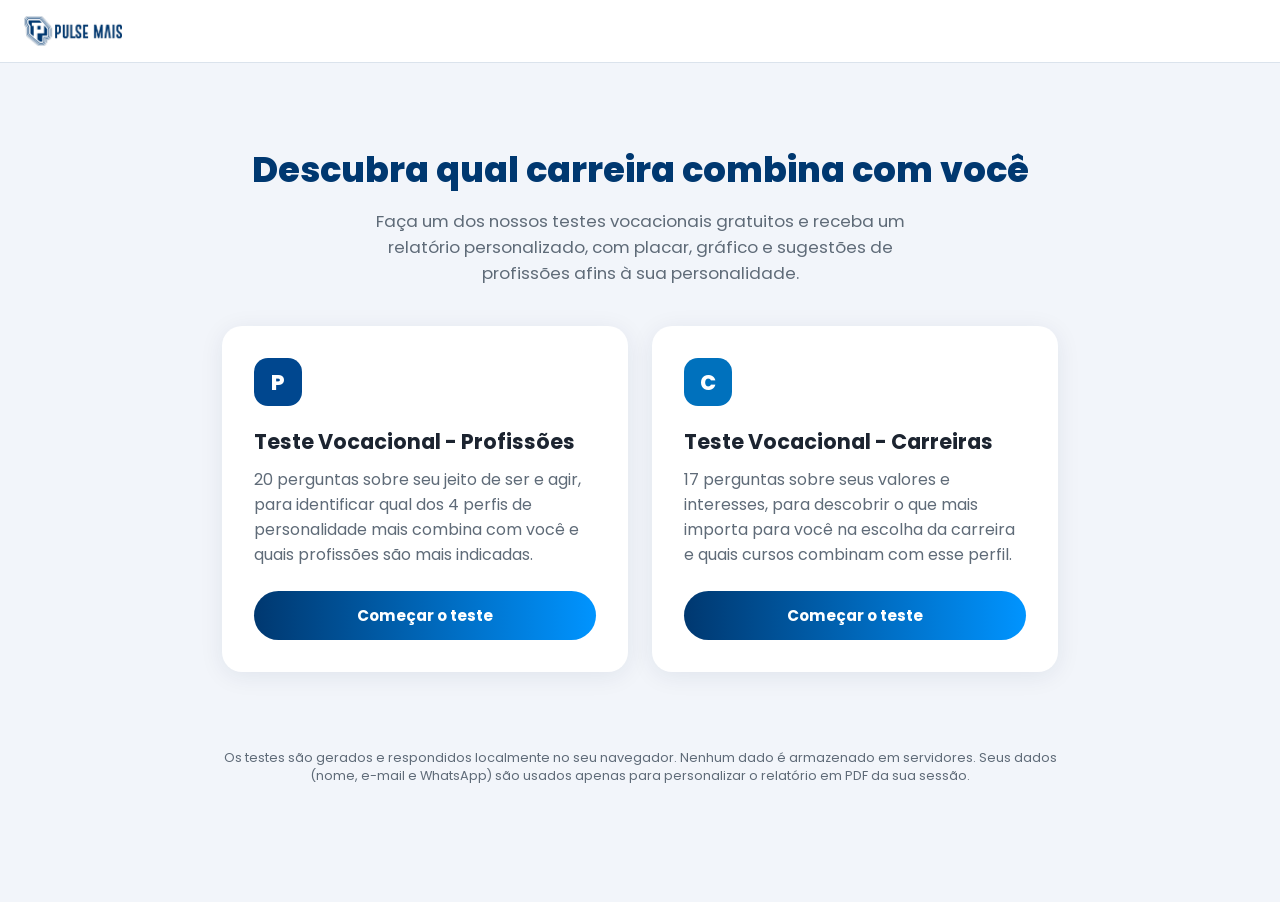
<file: index.html>
<!DOCTYPE html>
<html lang="pt-BR">
<head>
<meta charset="UTF-8">
<meta name="viewport" content="width=device-width, initial-scale=1.0">
<title>Pulse Mais — Testes Vocacionais</title>
<link rel="stylesheet" href="styles.css">
</head>
<body>

<header class="topbar">
  <img src="assets/logo-pulse-mais.png" alt="Pulse Mais" class="brand-logo">
</header>

<main>
  <section class="hero">
    <h1>Descubra qual carreira combina com você</h1>
    <p>Faça um dos nossos testes vocacionais gratuitos e receba um relatório personalizado, com placar, gráfico e sugestões de profissões afins à sua personalidade.</p>
  </section>

  <section class="test-grid">
    <div class="test-card">
      <div class="test-badge" style="background:#00478f">P</div>
      <h2>Teste Vocacional - Profissões</h2>
      <p>20 perguntas sobre seu jeito de ser e agir, para identificar qual dos 4 perfis de personalidade mais combina com você e quais profissões são mais indicadas.</p>
      <a class="btn-gradient" href="profissoes/index.html">Começar o teste</a>
    </div>

    <div class="test-card">
      <div class="test-badge" style="background:#0071bd">C</div>
      <h2>Teste Vocacional - Carreiras</h2>
      <p>17 perguntas sobre seus valores e interesses, para descobrir o que mais importa para você na escolha da carreira e quais cursos combinam com esse perfil.</p>
      <a class="btn-gradient" href="carreiras/index.html">Começar o teste</a>
    </div>
  </section>

  <p class="landing-footer">
    Os testes são gerados e respondidos localmente no seu navegador. Nenhum dado é armazenado em servidores.
    Seus dados (nome, e-mail e WhatsApp) são usados apenas para personalizar o relatório em PDF da sua sessão.
  </p>
</main>

</body>
</html>
</file>
<file: styles.css>
@import url('https://fonts.googleapis.com/css2?family=Poppins:wght@400;500;600;700;800&display=swap');

:root {
  --navy-dark: #0f2849;
  --primary: #00478f;
  --primary-dark: #003870;
  --accent-blue: #0094ff;
  --accent-cyan: #009ee6;
  --accent-green: #27c86f;
  --accent-yellow: #ffd32a;
  --bg: #f2f5fa;
  --card-bg: #ffffff;
  --text: #1c2430;
  --muted: #5f6b78;
  --border: #dbe3ec;
  font-family: "Poppins", -apple-system, BlinkMacSystemFont, "Segoe UI", Roboto, Helvetica, Arial, sans-serif;
}

* { box-sizing: border-box; }

body {
  margin: 0;
  background: var(--bg);
  color: var(--text);
}

.topbar {
  display: flex;
  align-items: center;
  justify-content: space-between;
  padding: 16px 24px;
  background: var(--card-bg);
  border-bottom: 1px solid var(--border);
  position: sticky;
  top: 0;
  z-index: 10;
  flex-wrap: wrap;
  gap: 12px;
}

.brand-logo {
  height: 30px;
  width: auto;
  display: block;
}

.tabs { display: flex; gap: 8px; }

.tab {
  border: none;
  background: transparent;
  color: var(--muted);
  padding: 8px 14px;
  border-radius: 999px;
  font-weight: 600;
  cursor: not-allowed;
  font-size: 0.85rem;
}
.tab.active { background: var(--primary); color: white; cursor: default; }
.tab:not([disabled]):not(.active) { cursor: pointer; color: var(--primary-dark); }

main {
  max-width: 900px;
  margin: 0 auto;
  padding: 24px 16px 64px;
}

.step { display: none; }
.step.active { display: block; }

.card {
  background: var(--card-bg);
  border-radius: 20px;
  padding: 32px;
  box-shadow: 0 4px 24px rgba(36, 31, 54, 0.06);
  max-width: 560px;
  margin: 0 auto;
}
.card.wide { max-width: 800px; }

h1 { margin-top: 0; font-size: 1.6rem; }
.subtitle { color: var(--muted); margin-bottom: 24px; }

form label {
  display: block;
  margin-bottom: 18px;
  font-weight: 600;
  font-size: 0.9rem;
  color: var(--text);
}

form input[type="text"],
form input[type="email"],
form input[type="tel"] {
  width: 100%;
  margin-top: 6px;
  padding: 12px 14px;
  border: 1px solid var(--border);
  border-radius: 10px;
  font-size: 1rem;
  font-weight: 400;
}
form input:focus { outline: 2px solid var(--primary); border-color: transparent; }

.checkbox-row {
  display: flex;
  align-items: flex-start;
  gap: 10px;
  font-weight: 400;
  font-size: 0.82rem;
  color: var(--muted);
  line-height: 1.5;
}
.checkbox-row input { margin-top: 4px; flex-shrink: 0; width: 18px; height: 18px; }

.btn-primary, .btn-secondary {
  border: none;
  padding: 13px 24px;
  border-radius: 10px;
  font-weight: 700;
  font-size: 0.95rem;
  cursor: pointer;
}
.btn-primary {
  background: var(--primary);
  color: white;
  width: 100%;
}
.btn-primary:disabled { background: #b7c4d6; cursor: not-allowed; }
.btn-primary:not(:disabled):hover { background: var(--primary-dark); }

.btn-secondary {
  background: transparent;
  color: var(--primary-dark);
  border: 1px solid var(--border);
}

/* Progress */
.progress-wrap { margin-bottom: 24px; }
.progress-bar {
  background: var(--border);
  border-radius: 999px;
  height: 8px;
  overflow: hidden;
  margin-bottom: 8px;
}
.progress-fill {
  background: var(--primary);
  height: 100%;
  width: 5%;
  transition: width 0.25s ease;
}
#progress-label { font-size: 0.85rem; color: var(--muted); font-weight: 600; }

/* Instruções do teste */
.test-instructions {
  background: #eaf0f8;
  border: 1px solid var(--border);
  border-radius: 12px;
  padding: 16px 20px;
  margin-bottom: 24px;
  font-size: 0.88rem;
  color: var(--text);
}
.test-instructions p { margin: 0 0 10px; }
.test-instructions p:last-child { margin-bottom: 0; }
.score-legend {
  list-style: none;
  margin: 0;
  padding: 0;
  display: grid;
  gap: 6px;
}
.score-legend li { font-size: 0.85rem; color: var(--muted); }
.score-legend strong { color: var(--primary-dark); margin-right: 4px; }

/* Question */
.question-title {
  font-size: 1.15rem;
  font-weight: 700;
  margin-bottom: 20px;
}

/* Perguntas no modo de pontuação (rank) */
.rank-row {
  display: grid;
  grid-template-columns: 28px 1fr auto;
  align-items: center;
  gap: 16px;
  padding: 12px 16px;
  margin-bottom: 10px;
  border: 1px solid var(--border);
  border-radius: 12px;
  background: white;
}
.rank-text { font-size: 0.95rem; }
.rank-pips { display: flex; gap: 6px; }
.rank-pip {
  width: 30px;
  height: 30px;
  border-radius: 50%;
  border: 1px solid var(--border);
  background: white;
  color: var(--text);
  font-weight: 700;
  font-size: 0.85rem;
  cursor: pointer;
}
.rank-pip:hover:not(:disabled) { border-color: var(--primary); }
.rank-pip.selected { background: var(--primary); border-color: var(--primary); color: white; }
.rank-pip:disabled { opacity: 0.3; cursor: not-allowed; }

.option-row {
  display: grid;
  grid-template-columns: 28px 1fr;
  align-items: center;
  gap: 16px;
  width: 100%;
  padding: 14px 16px;
  margin-bottom: 10px;
  border: 1px solid var(--border);
  border-radius: 12px;
  background: white;
  cursor: pointer;
  text-align: left;
  font-family: inherit;
  transition: border-color 0.15s ease, background 0.15s ease;
}
.option-row:hover { border-color: var(--primary); }
.option-row.selected {
  border-color: var(--primary);
  background: #eaf0f8;
}

.option-letter {
  font-weight: 800;
  color: var(--primary-dark);
  text-transform: uppercase;
  width: 28px;
  height: 28px;
  border-radius: 50%;
  border: 1px solid var(--border);
  display: flex;
  align-items: center;
  justify-content: center;
  font-size: 0.85rem;
}
.option-row.selected .option-letter { background: var(--primary); border-color: var(--primary); color: white; }

.option-text { font-size: 0.95rem; }

.score-hint { font-size: 0.75rem; color: var(--muted); margin: 4px 0 20px; }

.nav-buttons {
  display: flex;
  justify-content: space-between;
  margin-top: 24px;
  gap: 12px;
}
.nav-buttons .btn-primary, .nav-buttons .btn-secondary { width: auto; flex: 1; }

/* Results */
.result-grid {
  display: grid;
  grid-template-columns: 1fr 1fr;
  gap: 24px;
  align-items: center;
  margin-bottom: 28px;
}
@media (max-width: 640px) {
  .result-grid { grid-template-columns: 1fr; }
}

.result-numbers .score-line {
  display: grid;
  grid-template-columns: 90px 1fr 40px;
  align-items: center;
  gap: 10px;
  margin-bottom: 12px;
}
.score-label { font-weight: 700; font-size: 0.9rem; }
.score-bar-bg { background: var(--border); border-radius: 999px; height: 14px; overflow: hidden; }
.score-bar-fill { height: 100%; border-radius: 999px; }
.score-value { font-weight: 700; font-size: 0.9rem; text-align: right; }

.result-profile {
  background: #f8f7fd;
  border-radius: 14px;
  padding: 20px 24px;
  margin-bottom: 24px;
}
.result-profile h2 { margin-top: 0; }
.result-profile .careers {
  margin-top: 12px;
  font-size: 0.9rem;
  color: var(--text);
}
.result-profile .careers strong { display: block; margin-bottom: 6px; }

.privacy-note {
  text-align: center;
  color: var(--muted);
  font-size: 0.78rem;
  margin-top: 12px;
}

.result-nav {
  display: flex;
  gap: 12px;
  margin-top: 20px;
  flex-wrap: wrap;
}
.result-nav a {
  flex: 1;
  min-width: 200px;
  text-align: center;
  text-decoration: none;
}

/* ---------- Landing page ---------- */
.hero {
  text-align: center;
  padding: 56px 16px 40px;
}
.hero h1 {
  font-size: 2.2rem;
  font-weight: 800;
  margin: 0 0 12px;
  color: var(--primary-dark);
}
.hero p {
  color: var(--muted);
  font-size: 1.05rem;
  max-width: 560px;
  margin: 0 auto;
}

.test-grid {
  display: grid;
  grid-template-columns: 1fr 1fr;
  gap: 24px;
  max-width: 900px;
  margin: 0 auto;
  padding: 0 16px 64px;
}
@media (max-width: 700px) {
  .test-grid { grid-template-columns: 1fr; }
}

.test-card {
  background: var(--card-bg);
  border-radius: 20px;
  padding: 32px;
  box-shadow: 0 4px 24px rgba(15, 40, 73, 0.08);
  display: flex;
  flex-direction: column;
}
.test-card .test-badge {
  width: 48px;
  height: 48px;
  border-radius: 14px;
  display: flex;
  align-items: center;
  justify-content: center;
  font-weight: 800;
  font-size: 1.3rem;
  color: white;
  margin-bottom: 20px;
}
.test-card h2 { margin: 0 0 10px; font-size: 1.3rem; }
.test-card p { color: var(--muted); margin: 0 0 24px; flex-grow: 1; }

.btn-gradient {
  display: inline-block;
  text-align: center;
  text-decoration: none;
  border: none;
  padding: 13px 24px;
  border-radius: 999px;
  font-weight: 700;
  font-size: 0.95rem;
  color: white;
  background: linear-gradient(to right, var(--primary-dark), var(--accent-blue));
  cursor: pointer;
  transition: opacity 0.15s ease;
}
.btn-gradient:hover { opacity: 0.9; }

.landing-footer {
  text-align: center;
  color: var(--muted);
  font-size: 0.8rem;
  padding: 0 16px 40px;
}
</file>
